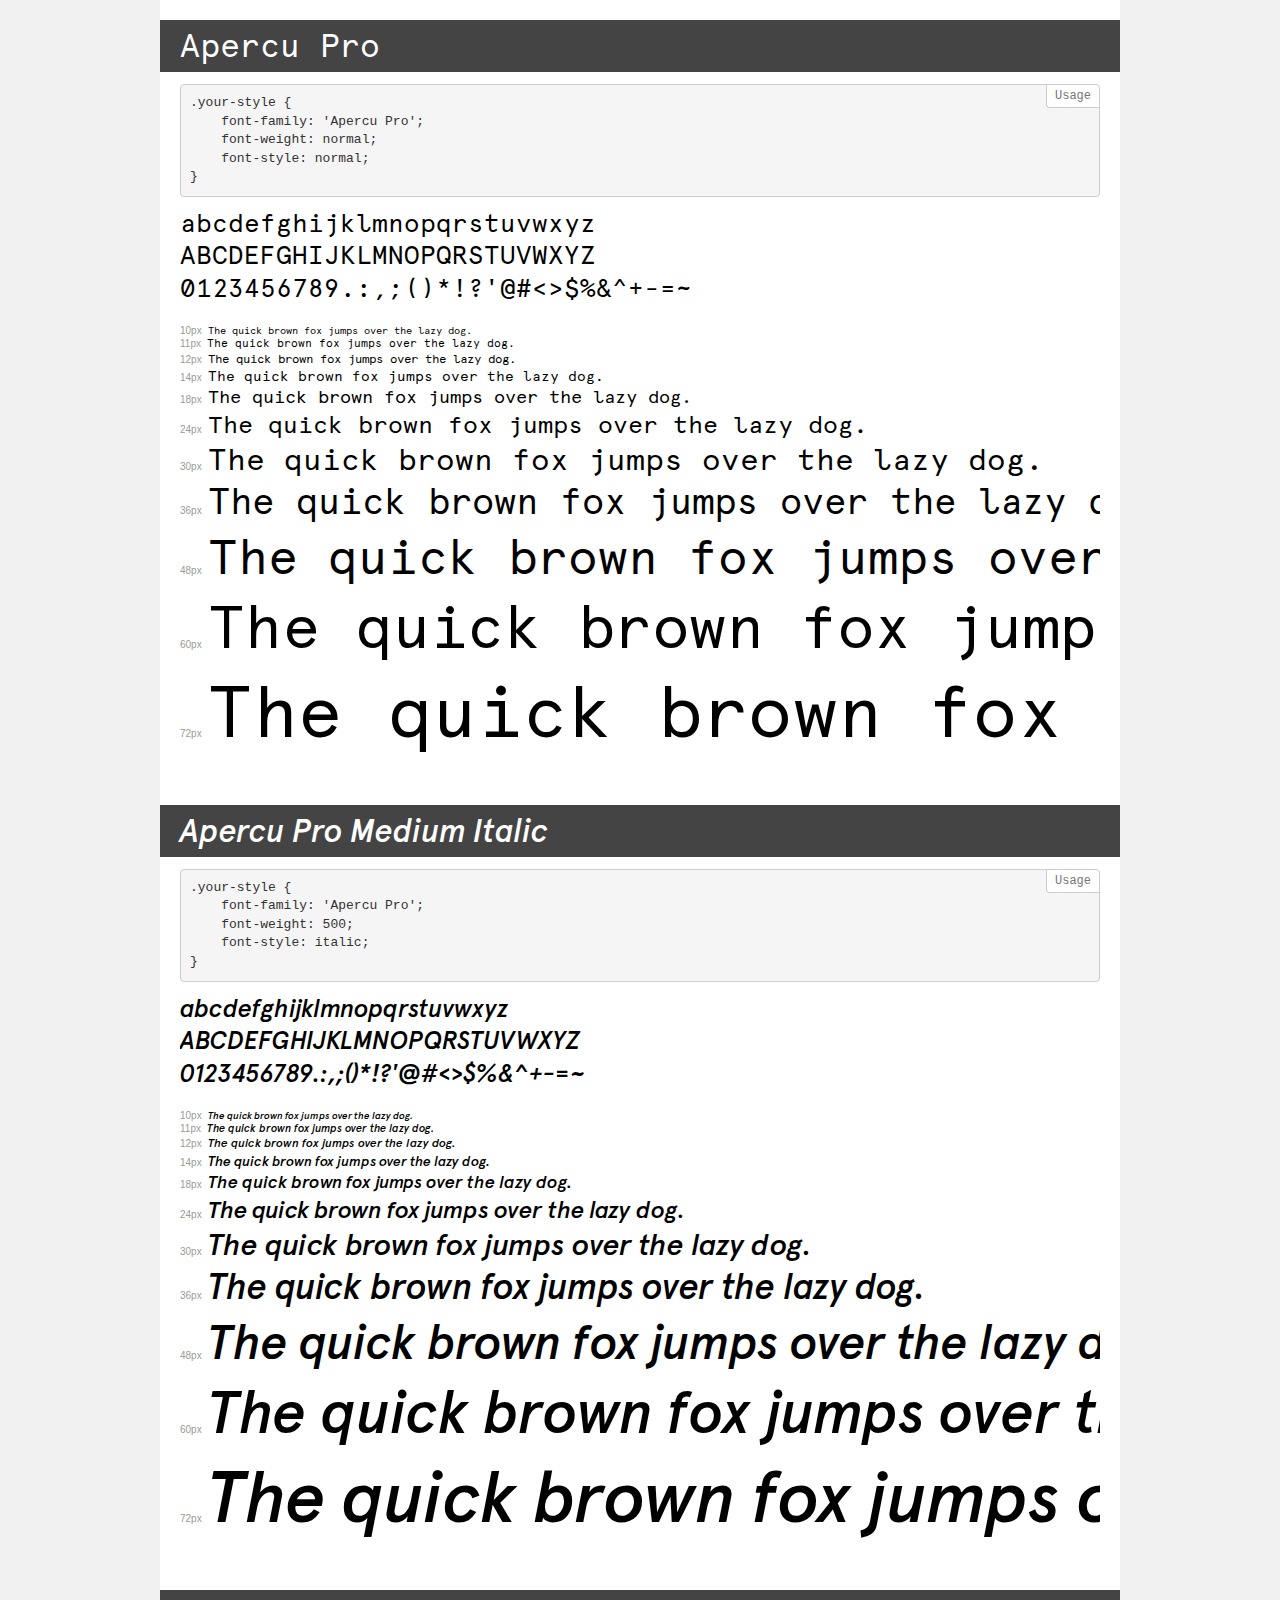
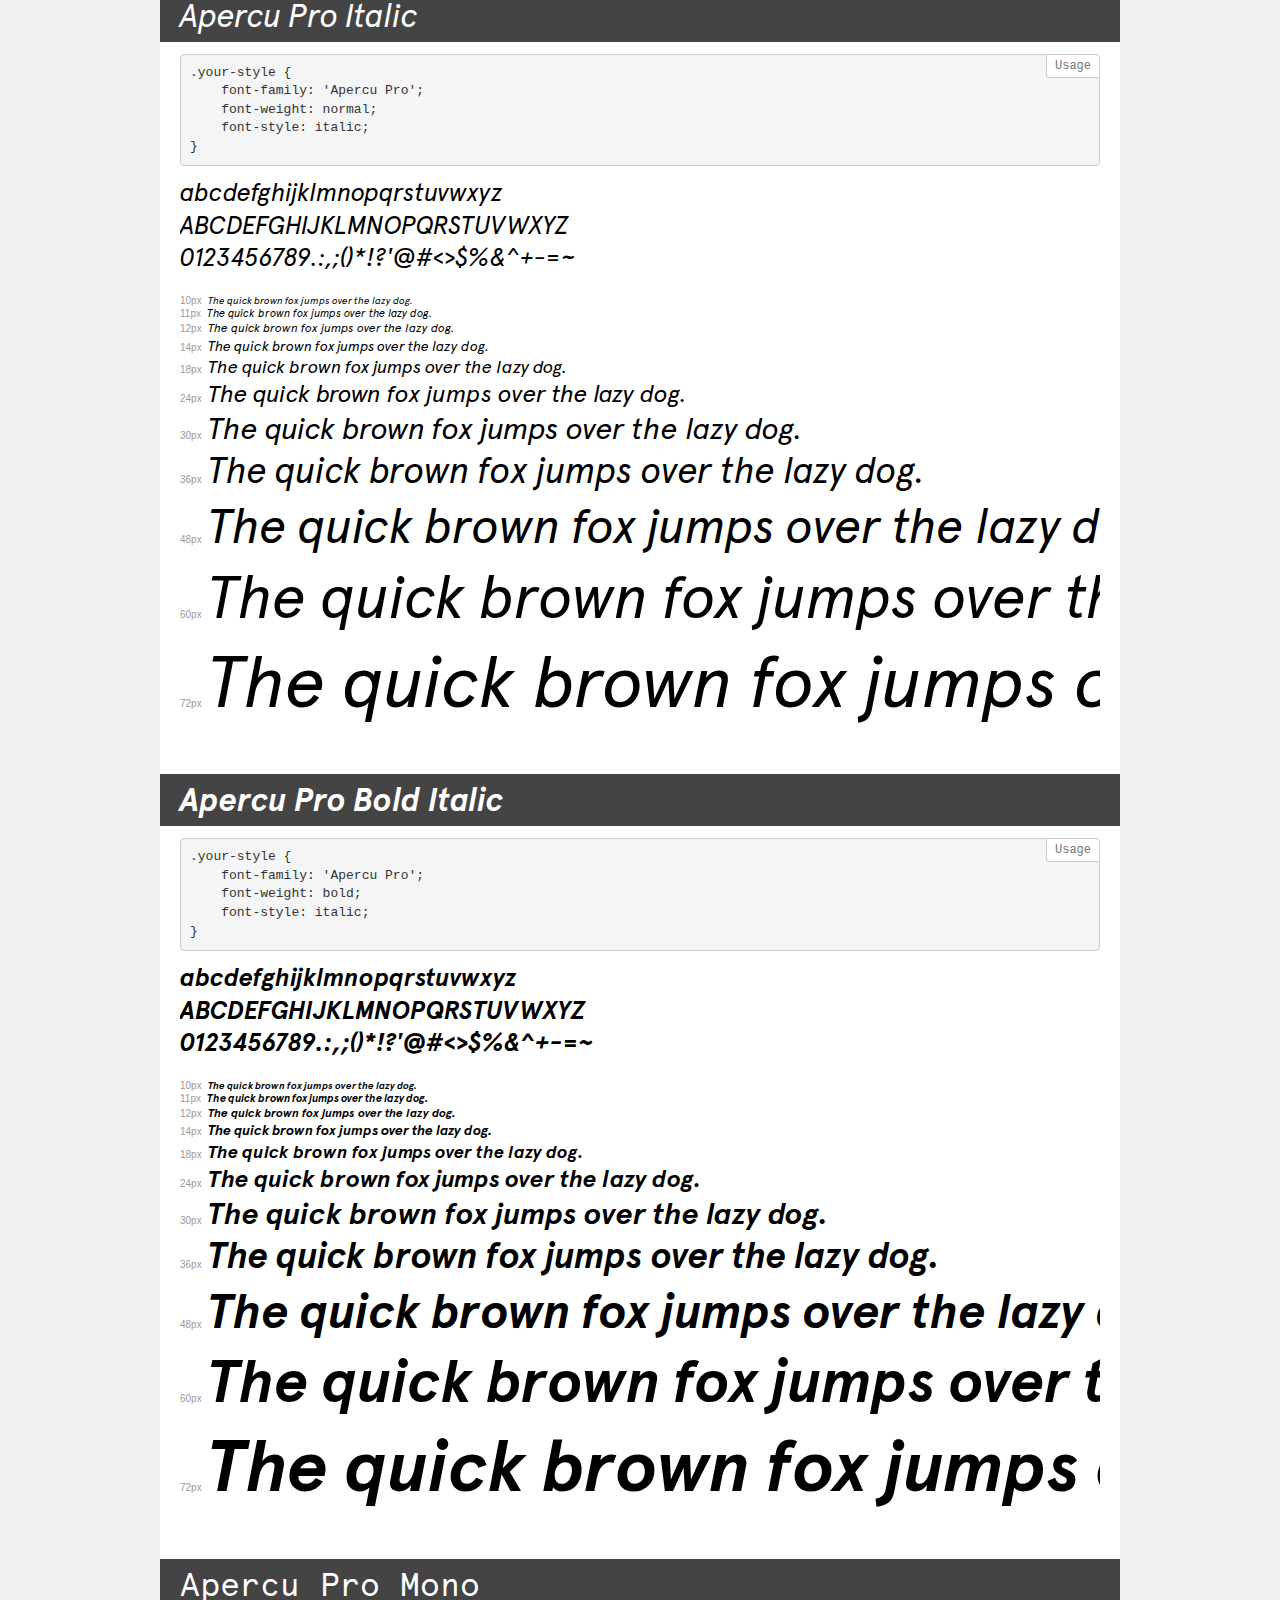
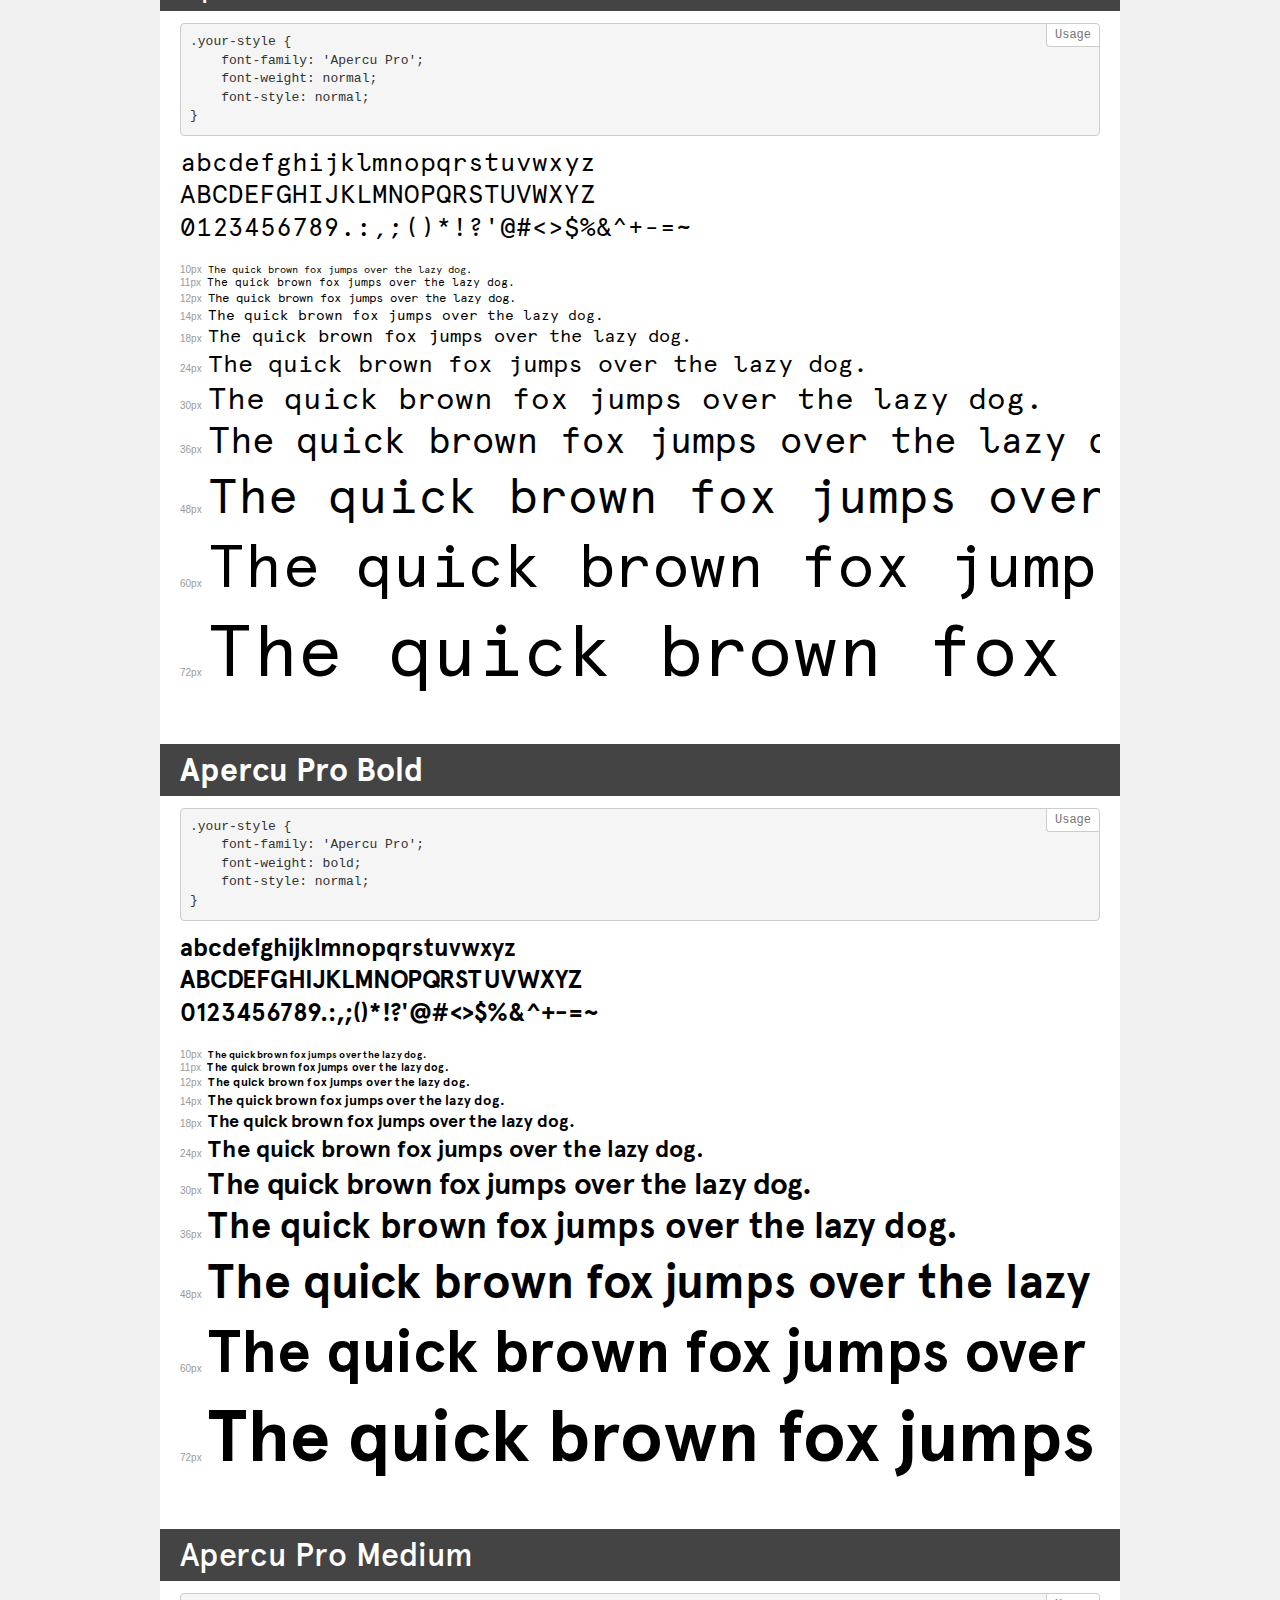
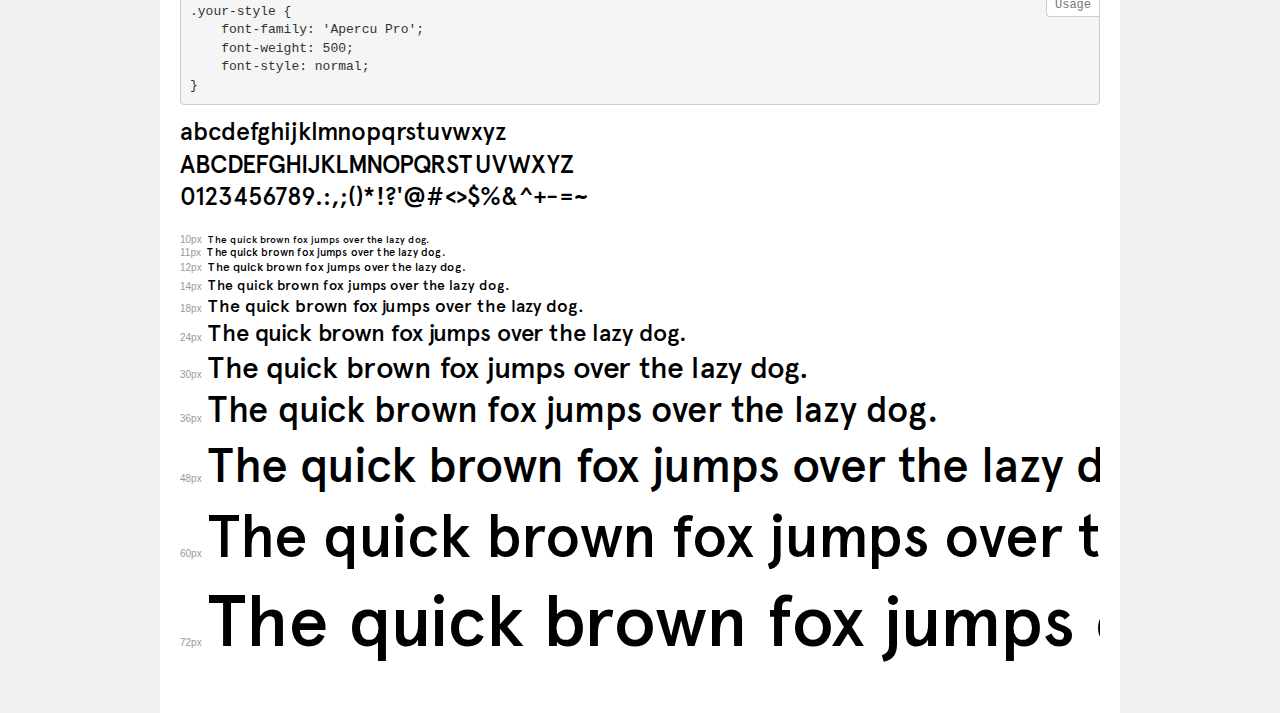
<file: fonts/demo.html>
<!DOCTYPE html>
<html>
<head>
    <meta charset="utf-8">
    <meta http-equiv="X-UA-Compatible" content="IE=edge">
    <meta name="viewport" content="width=device-width, initial-scale=1">
    <meta name="robots" content="noindex, noarchive">
    <meta name="format-detection" content="telephone=no">
    <title>Transfonter demo</title>
    <link href="stylesheet.css" rel="stylesheet">
    <style>
        /*
        http://meyerweb.com/eric/tools/css/reset/
        v2.0 | 20110126
        License: none (public domain)
        */
        html, body, div, span, applet, object, iframe,
        h1, h2, h3, h4, h5, h6, p, blockquote, pre,
        a, abbr, acronym, address, big, cite, code,
        del, dfn, em, img, ins, kbd, q, s, samp,
        small, strike, strong, sub, sup, tt, var,
        b, u, i, center,
        dl, dt, dd, ol, ul, li,
        fieldset, form, label, legend,
        table, caption, tbody, tfoot, thead, tr, th, td,
        article, aside, canvas, details, embed,
        figure, figcaption, footer, header, hgroup,
        menu, nav, output, ruby, section, summary,
        time, mark, audio, video {
            margin: 0;
            padding: 0;
            border: 0;
            font-size: 100%;
            font: inherit;
            vertical-align: baseline;
        }
        /* HTML5 display-role reset for older browsers */
        article, aside, details, figcaption, figure,
        footer, header, hgroup, menu, nav, section {
            display: block;
        }
        body {
            line-height: 1;
        }
        ol, ul {
            list-style: none;
        }
        blockquote, q {
            quotes: none;
        }
        blockquote:before, blockquote:after,
        q:before, q:after {
            content: '';
            content: none;
        }
        table {
            border-collapse: collapse;
            border-spacing: 0;
        }
        /* common styles */
        body {
            background: #f1f1f1;
            color: #000;
        }
        .page {
            background: #fff;
            width: 920px;
            margin: 0 auto;
            padding: 20px 20px 0 20px;
            overflow: hidden;
        }
        .font-container {
            overflow-x: auto;
            overflow-y: hidden;
            margin-bottom: 40px;
            line-height: 1.3;
            white-space: nowrap;
            padding-bottom: 5px;
        }
        h1 {
            position: relative;
            background: #444;
            font-size: 32px;
            color: #fff;
            padding: 10px 20px;
            margin: 0 -20px 12px -20px;
        }
        .letters {
            font-size: 25px;
            margin-bottom: 20px;
        }
        .s10:before {
            content: '10px';
        }
        .s11:before {
            content: '11px';
        }
        .s12:before {
            content: '12px';
        }
        .s14:before {
            content: '14px';
        }
        .s18:before {
            content: '18px';
        }
        .s24:before {
            content: '24px';
        }
        .s30:before {
            content: '30px';
        }
        .s36:before {
            content: '36px';
        }
        .s48:before {
            content: '48px';
        }
        .s60:before {
            content: '60px';
        }
        .s72:before {
            content: '72px';
        }
        .s10:before, .s11:before, .s12:before, .s14:before,
        .s18:before, .s24:before, .s30:before, .s36:before,
        .s48:before, .s60:before, .s72:before {
            font-family: Arial, sans-serif;
            font-size: 10px;
            font-weight: normal;
            font-style: normal;
            color: #999;
            padding-right: 6px;
        }
        pre {
            display: block;
            position: relative;
            padding: 9px;
            margin: 0 0 10px;
            font-family: Monaco, Menlo, Consolas, "Courier New", monospace !important;
            font-size: 13px;
            line-height: 1.428571429;
            color: #333;
            font-weight: normal !important;
            font-style: normal !important;
            background-color: #f5f5f5;
            border: 1px solid #ccc;
            overflow-x: auto;
            border-radius: 4px;
        }
        pre:after {
            display: block;
            position: absolute;
            right: 0;
            top: 0;
            content: 'Usage';
            line-height: 1;
            padding: 5px 8px;
            font-size: 12px;
            color: #767676;
            background-color: #fff;
            border: 1px solid #ccc;
            border-right: none;
            border-top: none;
            border-radius: 0 4px 0 4px;
            z-index: 10;
        }
        /* responsive */
        @media (max-width: 959px) {
            .page {
                width: auto;
                margin: 0;
            }
        }
    </style>
</head>
<body>
<div class="page">
    <div class="demo" style="font-family: 'Apercu Pro'; font-weight: normal; font-style: normal;">
        <h1>Apercu Pro</h1>
        <pre>.your-style {
    font-family: 'Apercu Pro';
    font-weight: normal;
    font-style: normal;
}</pre>
        <div class="font-container">
            <p class="letters">
                abcdefghijklmnopqrstuvwxyz<br>
ABCDEFGHIJKLMNOPQRSTUVWXYZ<br>
                0123456789.:,;()*!?'@#<>$%&^+-=~
            </p>
            <p class="s10" style="font-size: 10px;">The quick brown fox jumps over the lazy dog.</p>
            <p class="s11" style="font-size: 11px;">The quick brown fox jumps over the lazy dog.</p>
            <p class="s12" style="font-size: 12px;">The quick brown fox jumps over the lazy dog.</p>
            <p class="s14" style="font-size: 14px;">The quick brown fox jumps over the lazy dog.</p>
            <p class="s18" style="font-size: 18px;">The quick brown fox jumps over the lazy dog.</p>
            <p class="s24" style="font-size: 24px;">The quick brown fox jumps over the lazy dog.</p>
            <p class="s30" style="font-size: 30px;">The quick brown fox jumps over the lazy dog.</p>
            <p class="s36" style="font-size: 36px;">The quick brown fox jumps over the lazy dog.</p>
            <p class="s48" style="font-size: 48px;">The quick brown fox jumps over the lazy dog.</p>
            <p class="s60" style="font-size: 60px;">The quick brown fox jumps over the lazy dog.</p>
            <p class="s72" style="font-size: 72px;">The quick brown fox jumps over the lazy dog.</p>
        </div>
    </div>
    <div class="demo" style="font-family: 'Apercu Pro'; font-weight: 500; font-style: italic;">
        <h1>Apercu Pro Medium Italic</h1>
        <pre>.your-style {
    font-family: 'Apercu Pro';
    font-weight: 500;
    font-style: italic;
}</pre>
        <div class="font-container">
            <p class="letters">
                abcdefghijklmnopqrstuvwxyz<br>
ABCDEFGHIJKLMNOPQRSTUVWXYZ<br>
                0123456789.:,;()*!?'@#<>$%&^+-=~
            </p>
            <p class="s10" style="font-size: 10px;">The quick brown fox jumps over the lazy dog.</p>
            <p class="s11" style="font-size: 11px;">The quick brown fox jumps over the lazy dog.</p>
            <p class="s12" style="font-size: 12px;">The quick brown fox jumps over the lazy dog.</p>
            <p class="s14" style="font-size: 14px;">The quick brown fox jumps over the lazy dog.</p>
            <p class="s18" style="font-size: 18px;">The quick brown fox jumps over the lazy dog.</p>
            <p class="s24" style="font-size: 24px;">The quick brown fox jumps over the lazy dog.</p>
            <p class="s30" style="font-size: 30px;">The quick brown fox jumps over the lazy dog.</p>
            <p class="s36" style="font-size: 36px;">The quick brown fox jumps over the lazy dog.</p>
            <p class="s48" style="font-size: 48px;">The quick brown fox jumps over the lazy dog.</p>
            <p class="s60" style="font-size: 60px;">The quick brown fox jumps over the lazy dog.</p>
            <p class="s72" style="font-size: 72px;">The quick brown fox jumps over the lazy dog.</p>
        </div>
    </div>
    <div class="demo" style="font-family: 'Apercu Pro'; font-weight: normal; font-style: italic;">
        <h1>Apercu Pro Italic</h1>
        <pre>.your-style {
    font-family: 'Apercu Pro';
    font-weight: normal;
    font-style: italic;
}</pre>
        <div class="font-container">
            <p class="letters">
                abcdefghijklmnopqrstuvwxyz<br>
ABCDEFGHIJKLMNOPQRSTUVWXYZ<br>
                0123456789.:,;()*!?'@#<>$%&^+-=~
            </p>
            <p class="s10" style="font-size: 10px;">The quick brown fox jumps over the lazy dog.</p>
            <p class="s11" style="font-size: 11px;">The quick brown fox jumps over the lazy dog.</p>
            <p class="s12" style="font-size: 12px;">The quick brown fox jumps over the lazy dog.</p>
            <p class="s14" style="font-size: 14px;">The quick brown fox jumps over the lazy dog.</p>
            <p class="s18" style="font-size: 18px;">The quick brown fox jumps over the lazy dog.</p>
            <p class="s24" style="font-size: 24px;">The quick brown fox jumps over the lazy dog.</p>
            <p class="s30" style="font-size: 30px;">The quick brown fox jumps over the lazy dog.</p>
            <p class="s36" style="font-size: 36px;">The quick brown fox jumps over the lazy dog.</p>
            <p class="s48" style="font-size: 48px;">The quick brown fox jumps over the lazy dog.</p>
            <p class="s60" style="font-size: 60px;">The quick brown fox jumps over the lazy dog.</p>
            <p class="s72" style="font-size: 72px;">The quick brown fox jumps over the lazy dog.</p>
        </div>
    </div>
    <div class="demo" style="font-family: 'Apercu Pro'; font-weight: bold; font-style: italic;">
        <h1>Apercu Pro Bold Italic</h1>
        <pre>.your-style {
    font-family: 'Apercu Pro';
    font-weight: bold;
    font-style: italic;
}</pre>
        <div class="font-container">
            <p class="letters">
                abcdefghijklmnopqrstuvwxyz<br>
ABCDEFGHIJKLMNOPQRSTUVWXYZ<br>
                0123456789.:,;()*!?'@#<>$%&^+-=~
            </p>
            <p class="s10" style="font-size: 10px;">The quick brown fox jumps over the lazy dog.</p>
            <p class="s11" style="font-size: 11px;">The quick brown fox jumps over the lazy dog.</p>
            <p class="s12" style="font-size: 12px;">The quick brown fox jumps over the lazy dog.</p>
            <p class="s14" style="font-size: 14px;">The quick brown fox jumps over the lazy dog.</p>
            <p class="s18" style="font-size: 18px;">The quick brown fox jumps over the lazy dog.</p>
            <p class="s24" style="font-size: 24px;">The quick brown fox jumps over the lazy dog.</p>
            <p class="s30" style="font-size: 30px;">The quick brown fox jumps over the lazy dog.</p>
            <p class="s36" style="font-size: 36px;">The quick brown fox jumps over the lazy dog.</p>
            <p class="s48" style="font-size: 48px;">The quick brown fox jumps over the lazy dog.</p>
            <p class="s60" style="font-size: 60px;">The quick brown fox jumps over the lazy dog.</p>
            <p class="s72" style="font-size: 72px;">The quick brown fox jumps over the lazy dog.</p>
        </div>
    </div>
    <div class="demo" style="font-family: 'Apercu Pro'; font-weight: normal; font-style: normal;">
        <h1>Apercu Pro Mono</h1>
        <pre>.your-style {
    font-family: 'Apercu Pro';
    font-weight: normal;
    font-style: normal;
}</pre>
        <div class="font-container">
            <p class="letters">
                abcdefghijklmnopqrstuvwxyz<br>
ABCDEFGHIJKLMNOPQRSTUVWXYZ<br>
                0123456789.:,;()*!?'@#<>$%&^+-=~
            </p>
            <p class="s10" style="font-size: 10px;">The quick brown fox jumps over the lazy dog.</p>
            <p class="s11" style="font-size: 11px;">The quick brown fox jumps over the lazy dog.</p>
            <p class="s12" style="font-size: 12px;">The quick brown fox jumps over the lazy dog.</p>
            <p class="s14" style="font-size: 14px;">The quick brown fox jumps over the lazy dog.</p>
            <p class="s18" style="font-size: 18px;">The quick brown fox jumps over the lazy dog.</p>
            <p class="s24" style="font-size: 24px;">The quick brown fox jumps over the lazy dog.</p>
            <p class="s30" style="font-size: 30px;">The quick brown fox jumps over the lazy dog.</p>
            <p class="s36" style="font-size: 36px;">The quick brown fox jumps over the lazy dog.</p>
            <p class="s48" style="font-size: 48px;">The quick brown fox jumps over the lazy dog.</p>
            <p class="s60" style="font-size: 60px;">The quick brown fox jumps over the lazy dog.</p>
            <p class="s72" style="font-size: 72px;">The quick brown fox jumps over the lazy dog.</p>
        </div>
    </div>
    <div class="demo" style="font-family: 'Apercu Pro'; font-weight: bold; font-style: normal;">
        <h1>Apercu Pro Bold</h1>
        <pre>.your-style {
    font-family: 'Apercu Pro';
    font-weight: bold;
    font-style: normal;
}</pre>
        <div class="font-container">
            <p class="letters">
                abcdefghijklmnopqrstuvwxyz<br>
ABCDEFGHIJKLMNOPQRSTUVWXYZ<br>
                0123456789.:,;()*!?'@#<>$%&^+-=~
            </p>
            <p class="s10" style="font-size: 10px;">The quick brown fox jumps over the lazy dog.</p>
            <p class="s11" style="font-size: 11px;">The quick brown fox jumps over the lazy dog.</p>
            <p class="s12" style="font-size: 12px;">The quick brown fox jumps over the lazy dog.</p>
            <p class="s14" style="font-size: 14px;">The quick brown fox jumps over the lazy dog.</p>
            <p class="s18" style="font-size: 18px;">The quick brown fox jumps over the lazy dog.</p>
            <p class="s24" style="font-size: 24px;">The quick brown fox jumps over the lazy dog.</p>
            <p class="s30" style="font-size: 30px;">The quick brown fox jumps over the lazy dog.</p>
            <p class="s36" style="font-size: 36px;">The quick brown fox jumps over the lazy dog.</p>
            <p class="s48" style="font-size: 48px;">The quick brown fox jumps over the lazy dog.</p>
            <p class="s60" style="font-size: 60px;">The quick brown fox jumps over the lazy dog.</p>
            <p class="s72" style="font-size: 72px;">The quick brown fox jumps over the lazy dog.</p>
        </div>
    </div>
    <div class="demo" style="font-family: 'Apercu Pro'; font-weight: 500; font-style: normal;">
        <h1>Apercu Pro Medium</h1>
        <pre>.your-style {
    font-family: 'Apercu Pro';
    font-weight: 500;
    font-style: normal;
}</pre>
        <div class="font-container">
            <p class="letters">
                abcdefghijklmnopqrstuvwxyz<br>
ABCDEFGHIJKLMNOPQRSTUVWXYZ<br>
                0123456789.:,;()*!?'@#<>$%&^+-=~
            </p>
            <p class="s10" style="font-size: 10px;">The quick brown fox jumps over the lazy dog.</p>
            <p class="s11" style="font-size: 11px;">The quick brown fox jumps over the lazy dog.</p>
            <p class="s12" style="font-size: 12px;">The quick brown fox jumps over the lazy dog.</p>
            <p class="s14" style="font-size: 14px;">The quick brown fox jumps over the lazy dog.</p>
            <p class="s18" style="font-size: 18px;">The quick brown fox jumps over the lazy dog.</p>
            <p class="s24" style="font-size: 24px;">The quick brown fox jumps over the lazy dog.</p>
            <p class="s30" style="font-size: 30px;">The quick brown fox jumps over the lazy dog.</p>
            <p class="s36" style="font-size: 36px;">The quick brown fox jumps over the lazy dog.</p>
            <p class="s48" style="font-size: 48px;">The quick brown fox jumps over the lazy dog.</p>
            <p class="s60" style="font-size: 60px;">The quick brown fox jumps over the lazy dog.</p>
            <p class="s72" style="font-size: 72px;">The quick brown fox jumps over the lazy dog.</p>
        </div>
    </div>
</div>
</body>
</html>
</file>
<file: fonts/stylesheet.css>
@font-face {
    font-family: 'Apercu Pro';
    src: url('ApercuPro.eot');
    src: local('Apercu Pro'), local('ApercuPro'),
        url('ApercuPro.eot?#iefix') format('embedded-opentype'),
        url('ApercuPro.woff2') format('woff2'),
        url('ApercuPro.woff') format('woff'),
        url('ApercuPro.ttf') format('truetype');
    font-weight: normal;
    font-style: normal;
}

@font-face {
    font-family: 'Apercu Pro';
    src: url('ApercuPro-MediumItalic.eot');
    src: local('Apercu Pro Medium Italic'), local('ApercuPro-MediumItalic'),
        url('ApercuPro-MediumItalic.eot?#iefix') format('embedded-opentype'),
        url('ApercuPro-MediumItalic.woff2') format('woff2'),
        url('ApercuPro-MediumItalic.woff') format('woff'),
        url('ApercuPro-MediumItalic.ttf') format('truetype');
    font-weight: 500;
    font-style: italic;
}

@font-face {
    font-family: 'Apercu Pro';
    src: url('ApercuPro-Italic.eot');
    src: local('Apercu Pro Italic'), local('ApercuPro-Italic'),
        url('ApercuPro-Italic.eot?#iefix') format('embedded-opentype'),
        url('ApercuPro-Italic.woff2') format('woff2'),
        url('ApercuPro-Italic.woff') format('woff'),
        url('ApercuPro-Italic.ttf') format('truetype');
    font-weight: normal;
    font-style: italic;
}

@font-face {
    font-family: 'Apercu Pro';
    src: url('ApercuPro-BoldItalic.eot');
    src: local('Apercu Pro Bold Italic'), local('ApercuPro-BoldItalic'),
        url('ApercuPro-BoldItalic.eot?#iefix') format('embedded-opentype'),
        url('ApercuPro-BoldItalic.woff2') format('woff2'),
        url('ApercuPro-BoldItalic.woff') format('woff'),
        url('ApercuPro-BoldItalic.ttf') format('truetype');
    font-weight: bold;
    font-style: italic;
}

@font-face {
    font-family: 'Apercu Pro';
    src: url('ApercuPro-Mono.eot');
    src: local('Apercu Pro Mono'), local('ApercuPro-Mono'),
        url('ApercuPro-Mono.eot?#iefix') format('embedded-opentype'),
        url('ApercuPro-Mono.woff2') format('woff2'),
        url('ApercuPro-Mono.woff') format('woff'),
        url('ApercuPro-Mono.ttf') format('truetype');
    font-weight: normal;
    font-style: normal;
}

@font-face {
    font-family: 'Apercu Pro';
    src: url('ApercuPro-Bold.eot');
    src: local('Apercu Pro Bold'), local('ApercuPro-Bold'),
        url('ApercuPro-Bold.eot?#iefix') format('embedded-opentype'),
        url('ApercuPro-Bold.woff2') format('woff2'),
        url('ApercuPro-Bold.woff') format('woff'),
        url('ApercuPro-Bold.ttf') format('truetype');
    font-weight: bold;
    font-style: normal;
}

@font-face {
    font-family: 'Apercu Pro';
    src: url('ApercuPro-Medium.eot');
    src: local('Apercu Pro Medium'), local('ApercuPro-Medium'),
        url('ApercuPro-Medium.eot?#iefix') format('embedded-opentype'),
        url('ApercuPro-Medium.woff2') format('woff2'),
        url('ApercuPro-Medium.woff') format('woff'),
        url('ApercuPro-Medium.ttf') format('truetype');
    font-weight: 500;
    font-style: normal;
}
</file>
